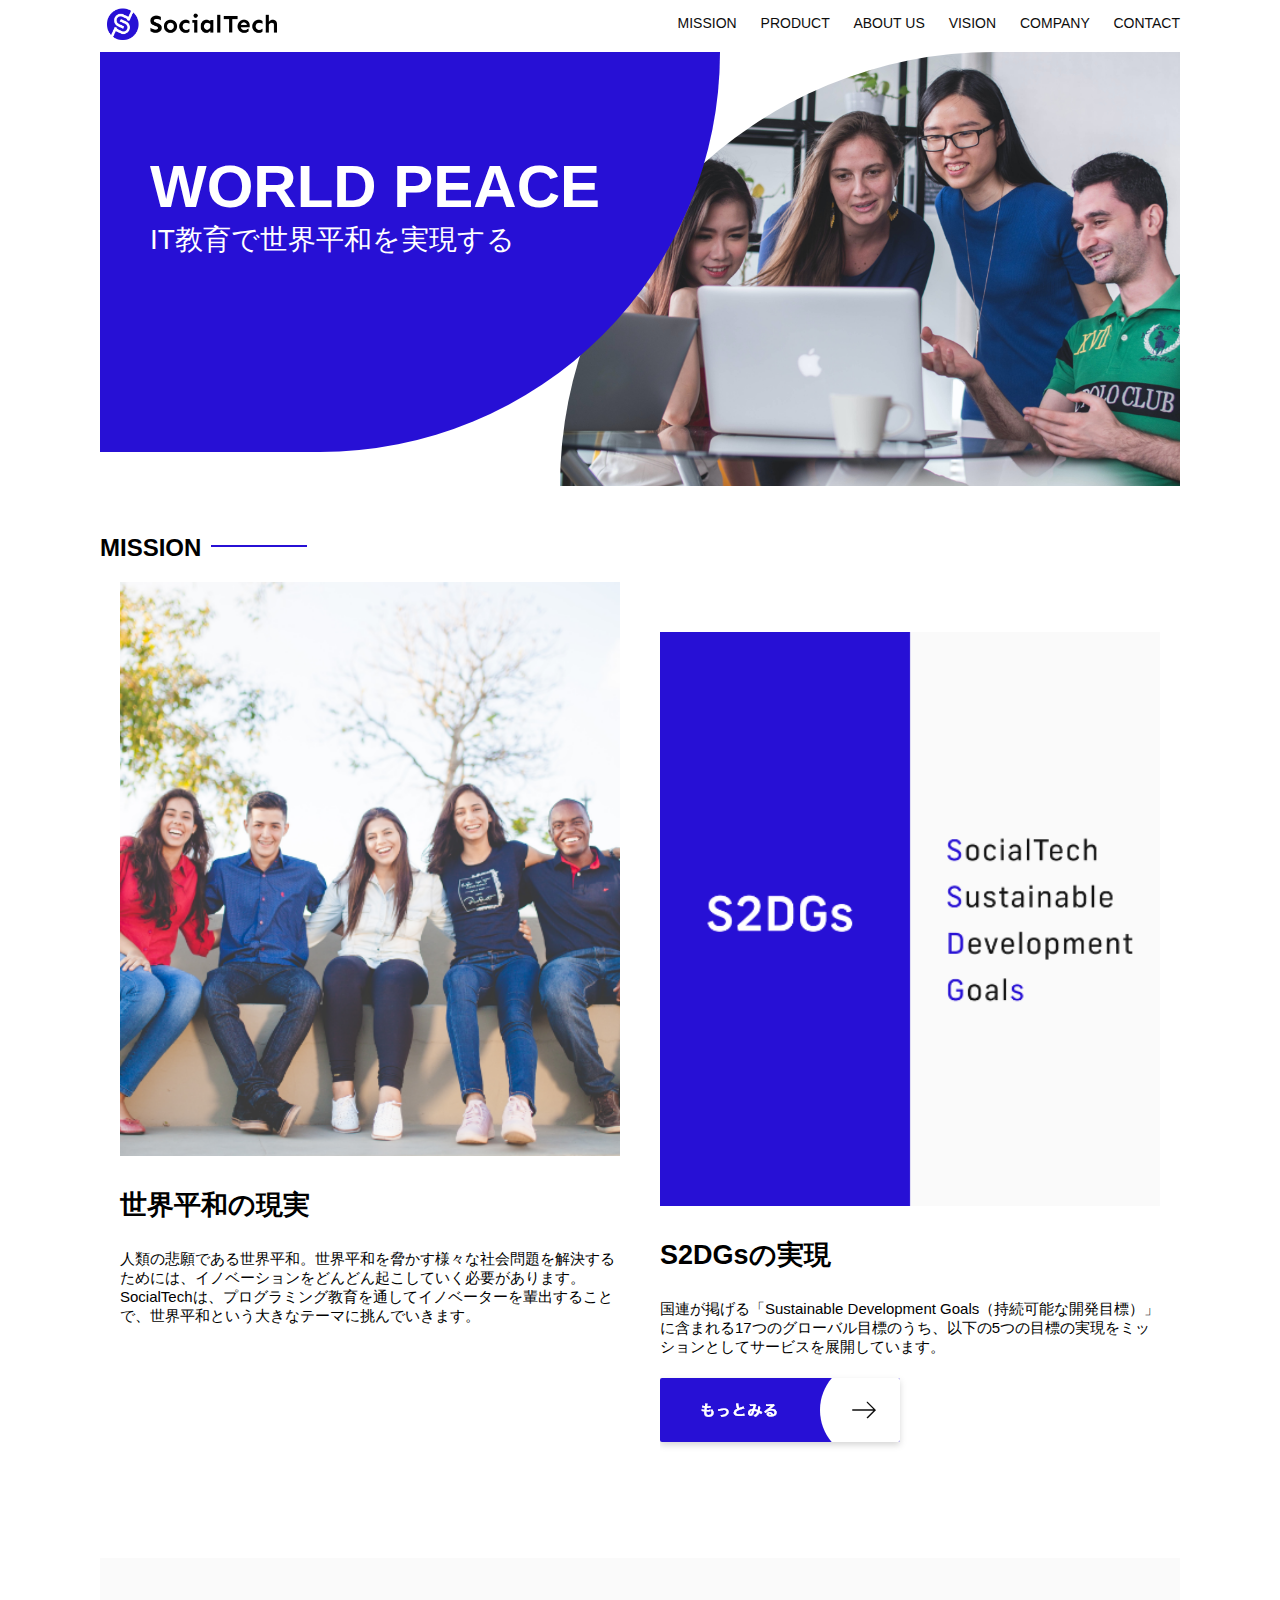
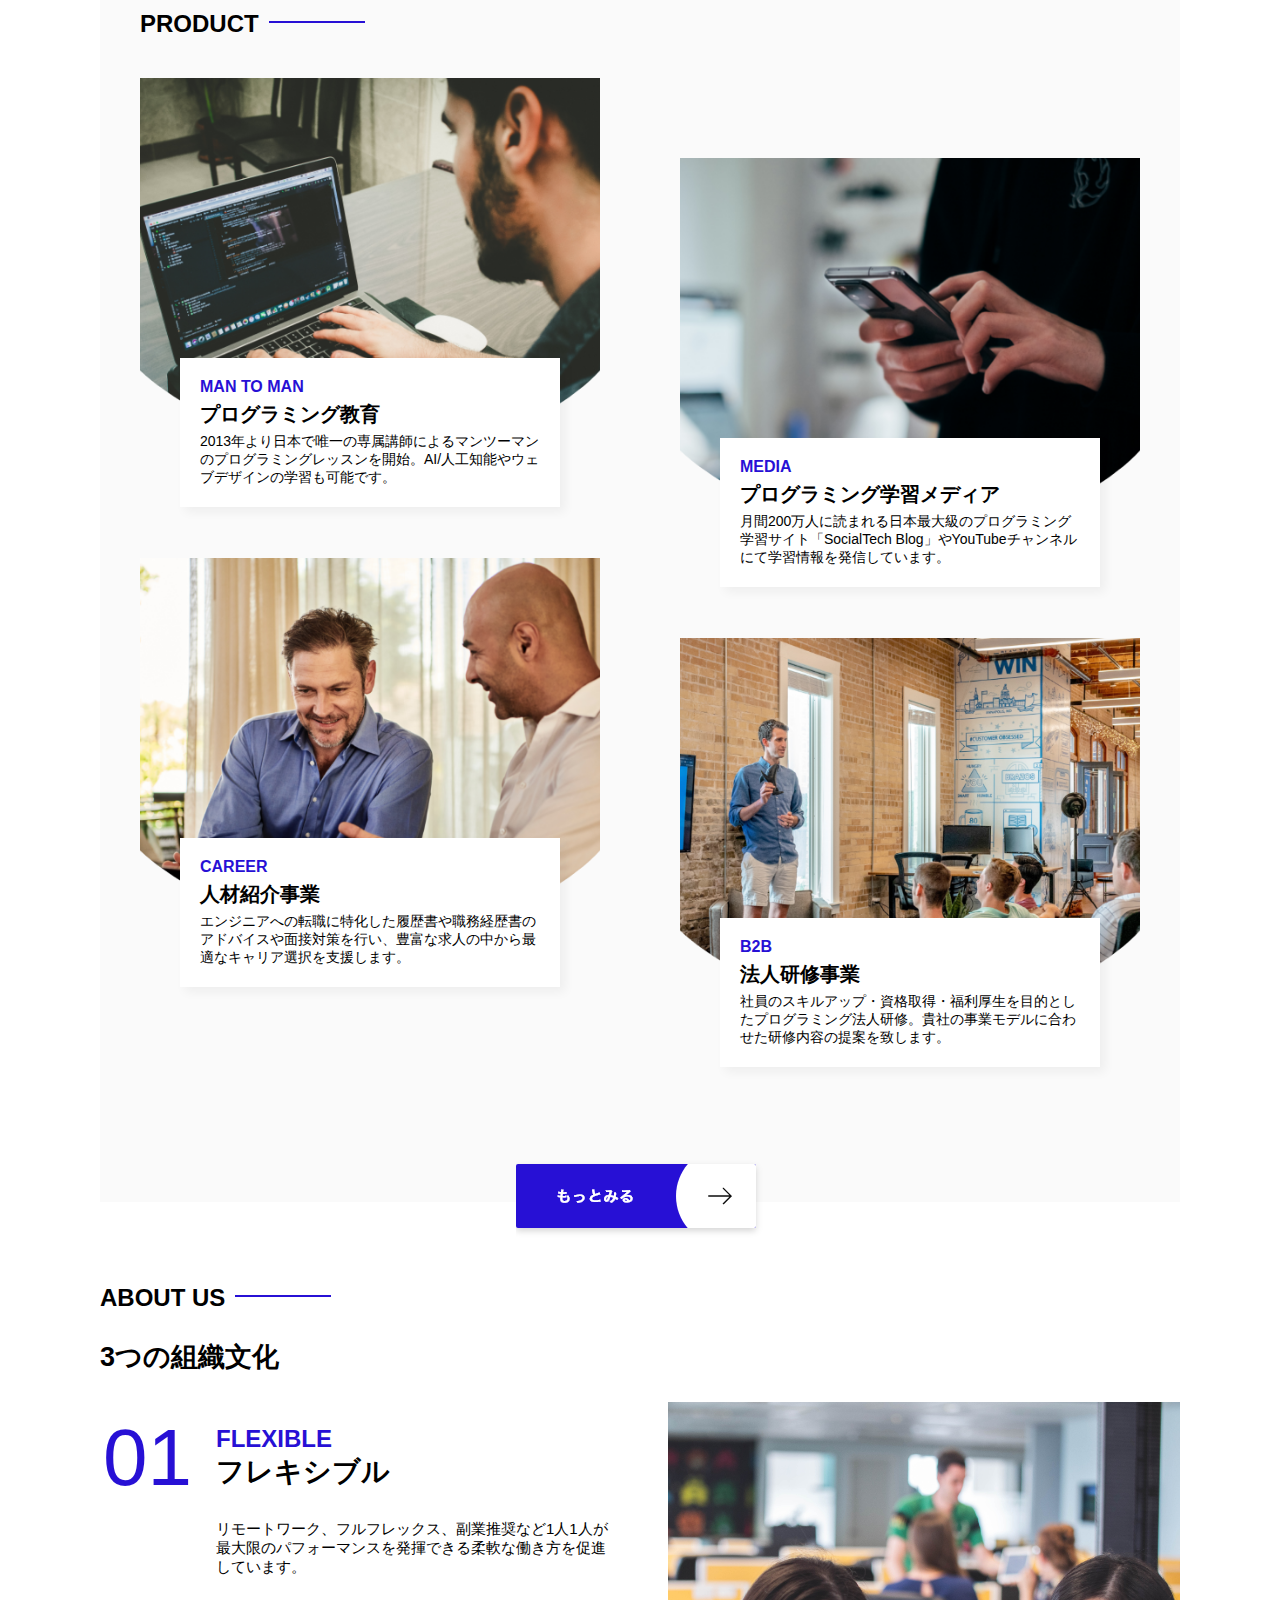
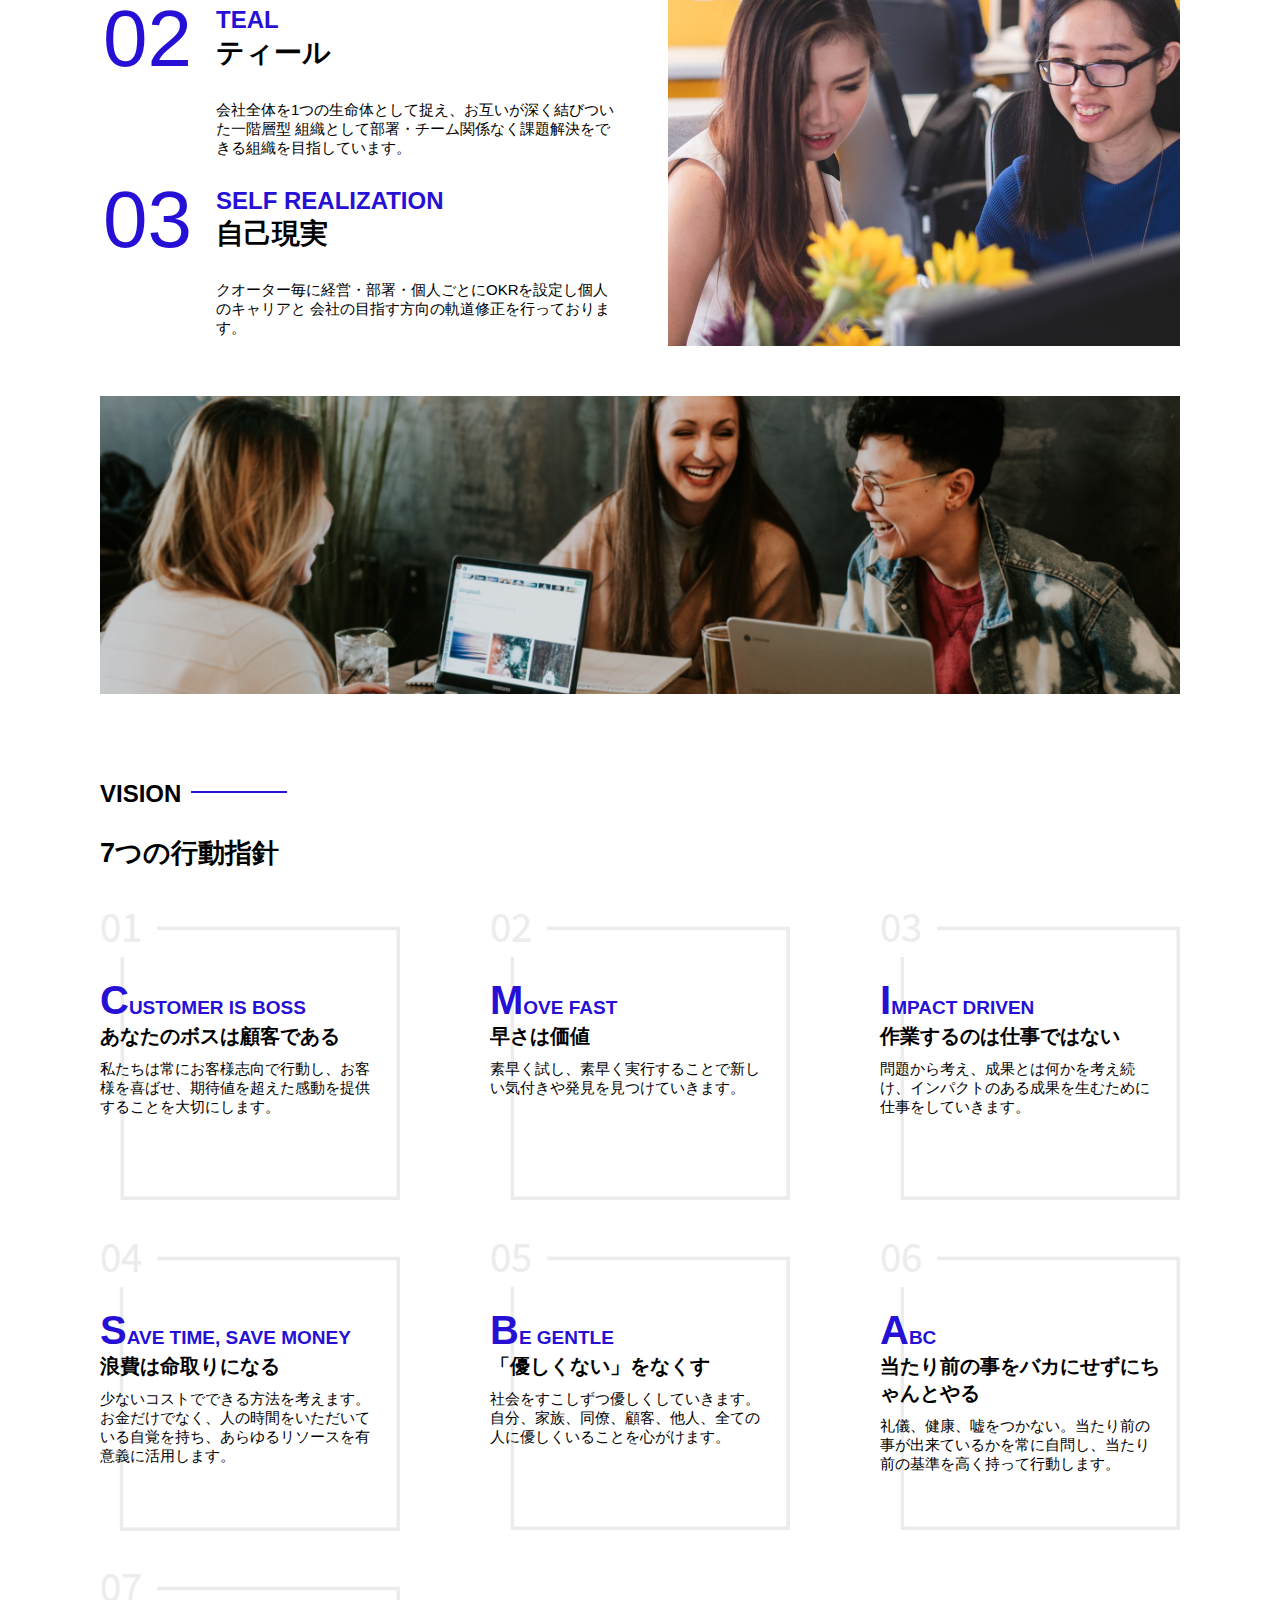
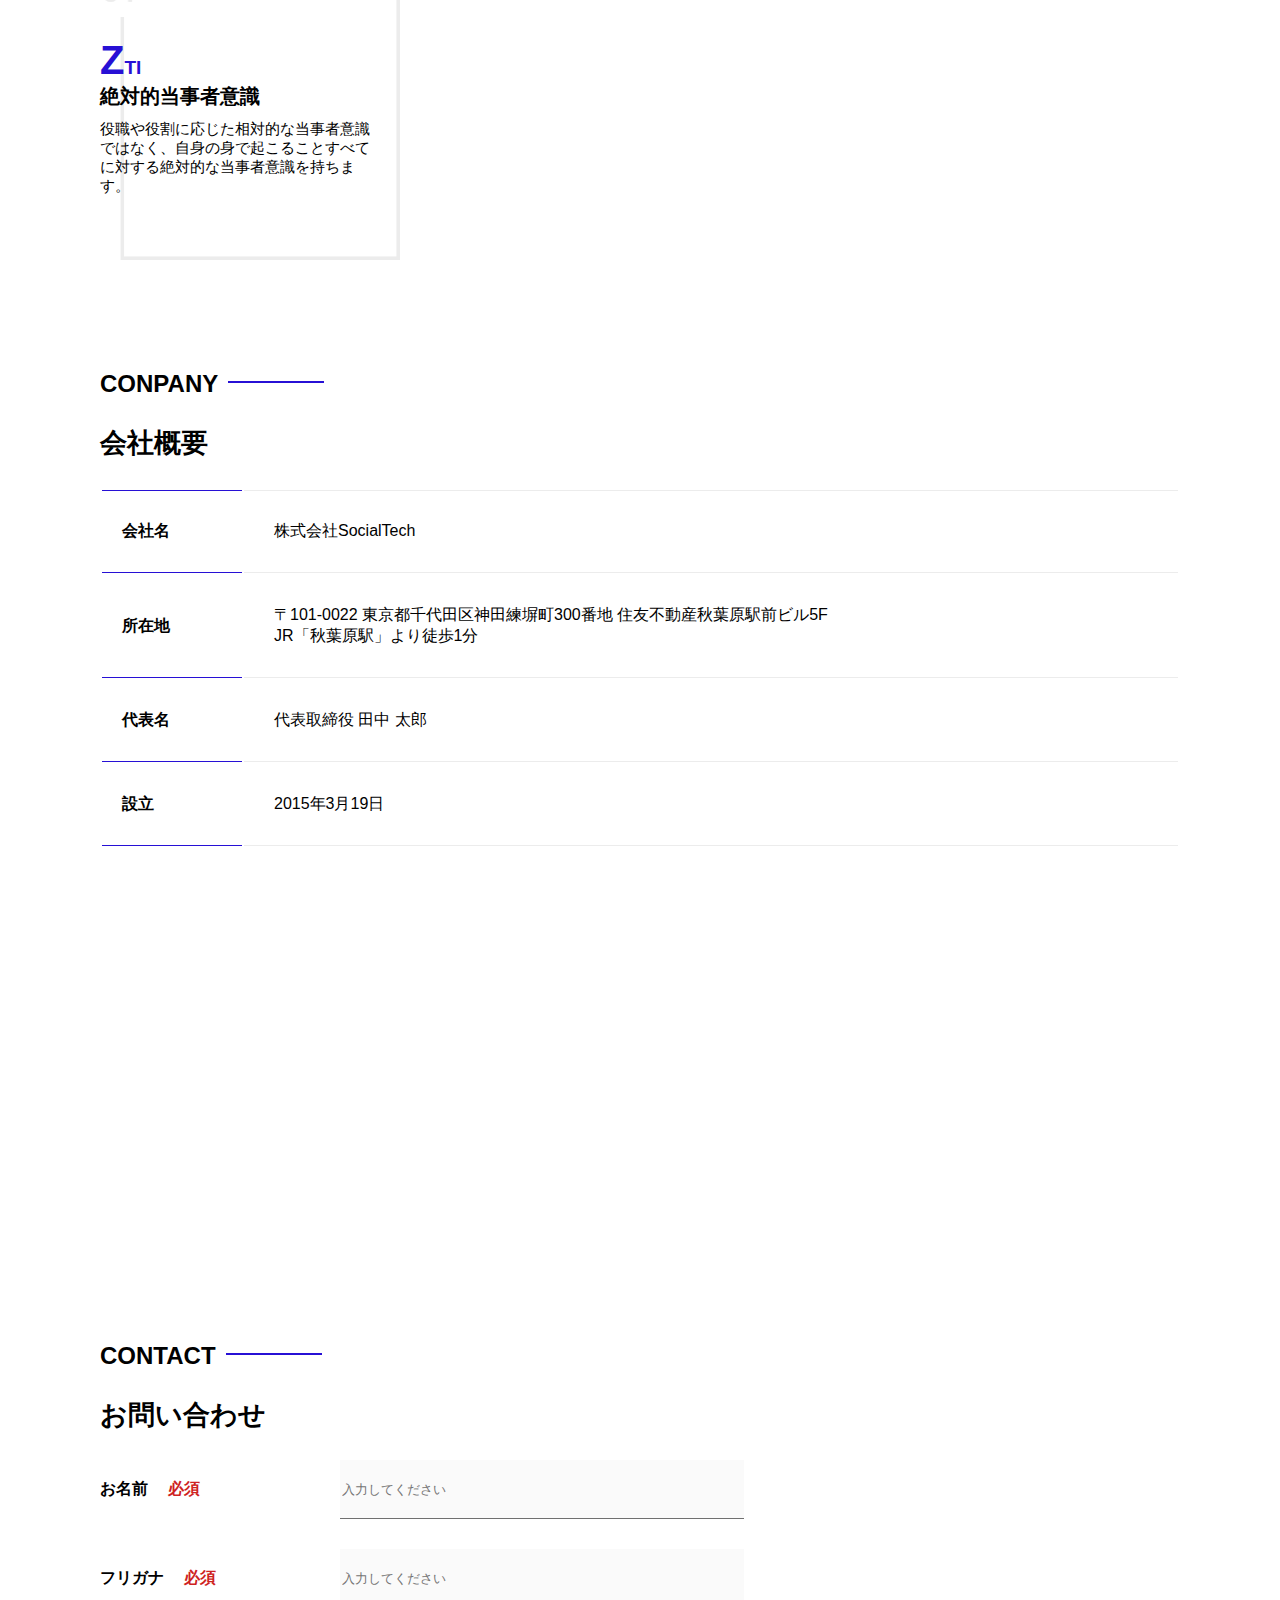
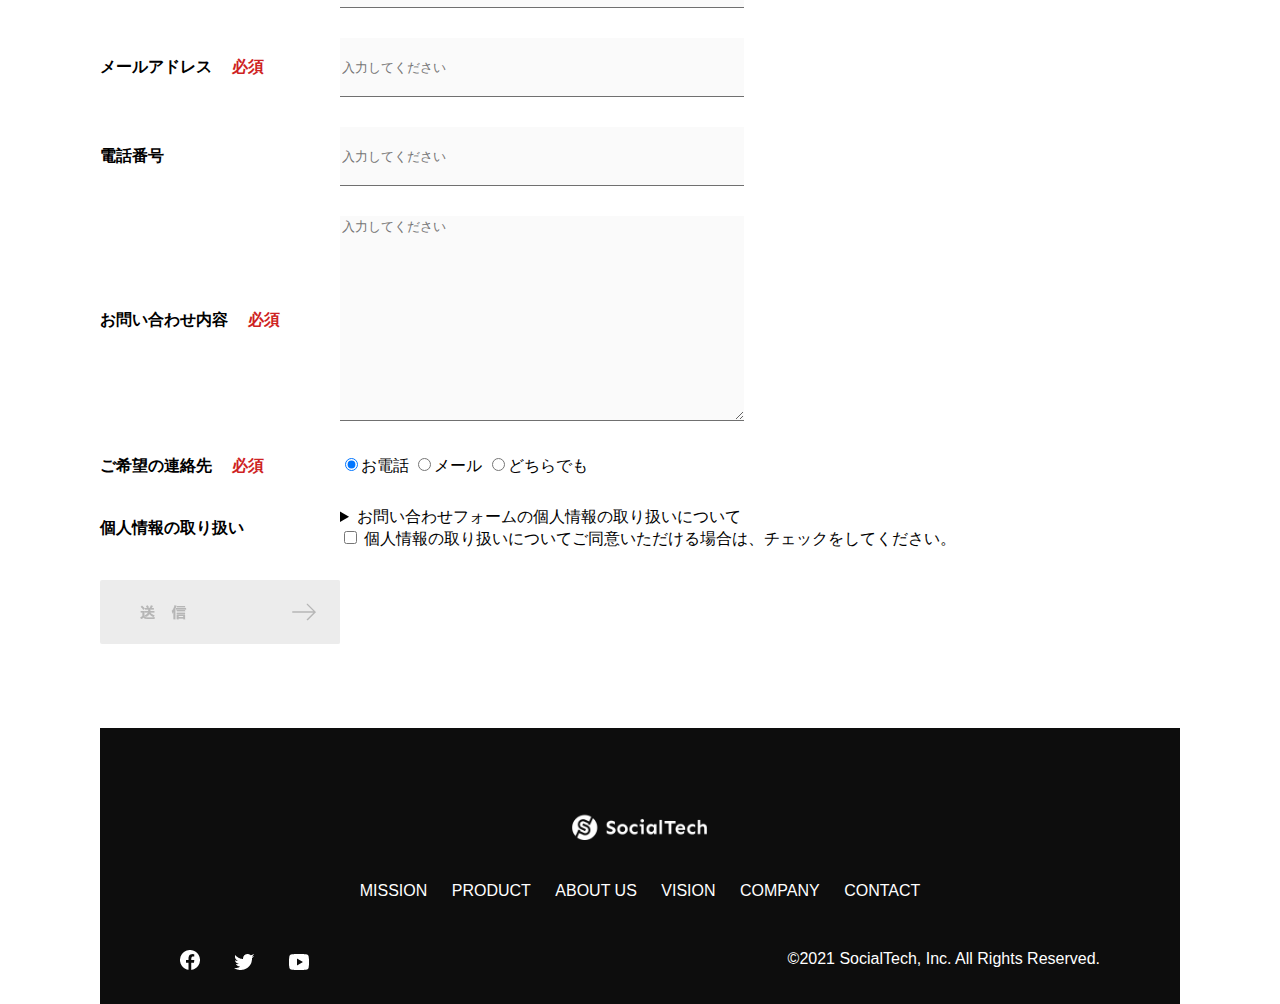
<file: index.html>
<!DOCTYPE html>
<html>
  <head>
    <title>SocialTech</title>
    <meta charset="UTF-8">
    <meta name="description" content="SocialTechはEdTech業界のリーディングカンパニーを目指します。">
    <meta name="viewport" content="width=device-width, initial-scale=1.0">
    <link rel="stylesheet" href="style.css">
  </head>

  <body>
    <header>
      <!-- ロゴ -->
      <a href="index.html" id="logo"><img src="images/logo.png" alt="トップページに戻る"></a>

        <!-- PC用ナビゲーション -->
        <nav id="nav-pc">
          <a href="mission.html">MISSION</a>
       <a href="product.html">PRODUCT</a>
       <a href="index.html#aboutus">ABOUT US</a>
       <a href="index.html#vision">VISION</a>
       <a href="index.html#company">COMPANY</a>
       <a href="index.html#contact">CONTACT</a>
      </nav>

      <!-- スマホ用メニューボタン -->
      <img id="menu-sp" src="images/button-menu.png" alt="ナビゲーションを開く" onclick="document.getElementById('nav-sp').style.display = 'block'">

      <!-- スマホ用ナビゲーション -->
       <nav id="nav-sp">
        <img id="close" src="images/button-close.png" alt="ナビゲーションを閉じる" onclick="document.getElementById('nav-sp').style.display = 'none'">
        <a id="logo-sp" href="index.html" onclick="document.getElementById('nav-sp').style.display = 'none'">
          <img src="images/logo-sp.png" alt="トップページに戻る">
        <a class="menu" href="mission.html"  onclick="document.getElementById('nav-sp').style.display = 'none'">MISSION</a>
        <a class="menu" href="product.html"  onclick="document.getElementById('nav-sp').style.display = 'none'">PRODUCT</a>
        <a class="menu" href="index.html#aboutus"  onclick="document.getElementById('nav-sp').style.display = 'none'">ABOUT US</a>
        <a class="menu" href="index.html#vision"  onclick="document.getElementById('nav-sp').style.display = 'none'">VISION</a>
        <a class="menu" href="index.html#company"  onclick="document.getElementById('nav-sp').style.display = 'none'">COMPANY</a>
        <a class="menu" href="index.html#contact"  onclick="document.getElementById('nav-sp').style.display = 'none'">CONTACT</a>

        <div id="sns">
          <a href="https://www.facebook.com/sejuku2013"><img src="images/button-facebook.png" alt="Facebookのリンク"></a>
          <a href="https://twitter.com/samuraijuku"><img src="images/button-twitter.png"></a>
          <a href="https://www.youtube.com/channel/UCCFOQO5aDK0xXam4cUQXT8g"><img src="images/button-youtube.png"></a>
        </div>
        </a>
       </nav>
    
    </header>

    <main>
      <article><!-- 中身が記事であることを示す -->
        <!-- メインビジュアル -->
        <section id="main-visual">
          <div id="main-message">
             <h1>WORLD PEACE</h1>
             <p>IT教育で世界平和を実現する</p>
          </div>
          <img src="images/index/index-main.png" alt="PCの周りに集まる多国籍の仲間たち">
        </section>

        <!-- ミッション -->
        <section id="mission">
          <h2 class="index-h2">MISSION</h2>
          
          <div id="mission-flex"><!--左側-->
            <div>
              <img id="mission-photo" src="images/index/index-mission.png" alt="屋外のベンチで写真を撮影する多国籍の仲間たち">
              <h3>世界平和の現実</h3>
              <p>
              人類の悲願である世界平和。世界平和を脅かす様々な社会問題を解決するためには、イノベーションをどんどん起こしていく必要があります。SocialTechは、プログラミング教育を通してイノベーターを輩出することで、世界平和という大きなテーマに挑んでいきます。
              </p>
            </div>
          
            <div>
              <img id="s2dgs" src="images/index/s2dgs.png" alt="S2DGs">
              <h3>S2DGsの実現</h3>
              <p>
              国連が掲げる「Sustainable Development Goals（持続可能な開発目標）」に含まれる17つのグローバル目標のうち、以下の5つの目標の実現をミッションとしてサービスを展開しています。
              </p>
              <a href="mission.html">
              <img src="images/button-more.png" alt="もっとみる">
              </a>
            </div>
          </div>
        </section>

        <!-- プロダクト -->
        <section id="product">
          <h2 class="index-h2">PRODUCT</h2>

          <div>

            <div id="product-left">
              <div>
                <img class="product-photo" src="images/index/index-mantoman.png" alt="PCでコードを書く男性">
                <div class="product-explain">
                  <span>MAN TO MAN</span>
                  <h3>プログラミング教育</h3>
                  <p>2013年より日本で唯一の専属講師によるマンツーマンのプログラミングレッスンを開始。AI/人工知能やウェブデザインの学習も可能です。</p>
                </div>
              </div>
          
              <div>
                <img class="product-photo" src="images/index/index-career.png" alt="笑顔で話し合う2人の男性">
                <div class="product-explain">
                  <span>CAREER</span>
                  <h3>人材紹介事業</h3>
                  <p>エンジニアへの転職に特化した履歴書や職務経歴書のアドバイスや面接対策を行い、豊富な求人の中から最適なキャリア選択を支援します。</p>
                </div>
              </div>
            </div>

            <div id="product-right">
              <div>
                <img class="product-photo" src="images/index/index-media.png" alt="スマートフォンを操作する人">
                <div class="product-explain">
                  <span>MEDIA</span>
                 <h3>プログラミング学習メディア</h3>
                 <p>月間200万人に読まれる日本最大級のプログラミング学習サイト「SocialTech Blog」やYouTubeチャンネルにて学習情報を発信しています。</p>
                </div>
              </div>
              <div>
                <img class="product-photo" src="images/index/index-b2b.png" alt="講演中の男性とそれを聴く人々">
                <div class="product-explain">
                  <span>B2B</span>
                 <h3>法人研修事業</h3>
                 <p>社員のスキルアップ・資格取得・福利厚生を目的としたプログラミング法人研修。貴社の事業モデルに合わせた研修内容の提案を致します。</p>
                </div>
              </div>
            </div>
          </div>

          <div>
            <a id="product-more" href="product.html">
              <img src="images/button-more.png" alt="もっとみる">
            </a>
          </div>
        </section>

        <!--ABOUT US-->
       <section id="aboutus">
        <h2 class="index-h2">ABOUT US</h2>
        <h3>3つの組織文化</h3>
        <div>
          <table class="culture-table">
            <tr><!--行を表す-->
              <td><!--セルを表す-->
                <span class="culture-num">01</span>
              </td>
              <td>
                <span class="culture-en">FLEXIBLE</span>
                <span class="culture-jp">フレキシブル</span>
              </td>
            </tr>
            <tr>
              <td>
                <!--空のセル-->
              </td>
              <td>
                <p class="culture-description">
                  リモートワーク、フルフレックス、副業推奨など1人1人が最大限のパフォーマンスを発揮できる柔軟な働き方を促進しています。
                </p>
              </td>
            </tr>

            <tr>
              <td>
                <span class="culture-num">02</span>
              </td>
              <td>
                <span class="culture-en">TEAL</span>
                <span class="culture-jp">ティール</span>
              </td>
            </tr>
            <tr>
              <td>
                <!--空のセル-->
              </td>
              <td>
                <p class="culture-description">
                  会社全体を1つの生命体として捉え、お互いが深く結びついた一階層型
                   組織として部署・チーム関係なく課題解決をできる組織を目指しています。
                </p>
              </td>
            </tr>

            <tr>
              <td>
                <span class="culture-num">03</span>
              </td>
              <td>
                <span class="culture-en">SELF REALIZATION</span>
                <span class="culture-jp">自己現実</span>
              </td>
            </tr>
            <tr>
              <td>
                <!-- 空のセル -->
              </td>
              <td>
                <p class="culture-description">
                  クオーター毎に経営・部署・個人ごとにOKRを設定し個人のキャリアと
                   会社の目指す方向の軌道修正を行っております。
                </p>
              </td>
            </tr>
          </table>
            <img class="culture-img" src="images/index/index-aboutus1.png" alt="笑顔で話し合う2人の女性">
          </div>
            <img class="culture-img2" src="images/index/index-aboutus2.png" alt="笑顔で話し合う3人の男女">
        </section>

        <!-- VISION -->
         <section id="vision">
          <h2 class="index-h2">VISION</h2>
          <h3>7つの行動指針</h3>

          <div>
            <div class="vision-box">
              <img src="images/index/vision-01.png" alt="01">
              <span>
                <h4>CUSTOMER IS BOSS</h4>
                <h5>あなたのボスは顧客である</h5>
                <p>私たちは常にお客様志向で行動し、お客様を喜ばせ、期待値を超えた感動を提供することを大切にします。</p>
              </span>
            </div>

            <div class="vision-box">
              <img src="images/index/vision-02.png" alt="02">
              <span>
                <h4>MOVE FAST</h4>
                <h5>早さは価値</h5>
                <p>素早く試し、素早く実行することで新しい気付きや発見を見つけていきます。</p>
              </span>
            </div>

            <div class="vision-box">
              <img src="images/index/vision-03.png" alt="03">
              <span>
                <h4>IMPACT DRIVEN</h4>
                <h5>作業するのは仕事ではない</h5>
                <p>問題から考え、成果とは何かを考え続け、インパクトのある成果を生むために仕事をしていきます。</p>
              </span>
            </div>

            <div class="vision-box">
              <img src="images/index/vision-04.png" alt="04">
              <span>
                <h4>SAVE TIME, SAVE MONEY</h4>
                <h5>浪費は命取りになる</h5>
                <p>少ないコストでできる方法を考えます。お金だけでなく、人の時間をいただいている自覚を持ち、あらゆるリソースを有意義に活用します。</p>
              </span>
            </div>

            <div class="vision-box">
              <img src="images/index/vision-05.png" alt="05">
              <span>
                <h4>BE GENTLE</h4>
                <h5>「優しくない」をなくす</h5>
                <p>社会をすこしずつ優しくしていきます。自分、家族、同僚、顧客、他人、全ての人に優しくいることを心がけます。</p>
              </span>
            </div>

            <div class="vision-box">
              <img src="images/index/vision-06.png" alt="06">
              <span>
                <h4>ABC</h4>
                <h5>当たり前の事をバカにせずにちゃんとやる</h5>
                <p>礼儀、健康、嘘をつかない。当たり前の事が出来ているかを常に自問し、当たり前の基準を高く持って行動します。</p>
              </span>
            </div>

            <div class="vision-box">
              <img src="images/index/vision-07.png" alt="07">
              <span>
                <h4>ZTI</h4>
                <h5>絶対的当事者意識</h5>
                <p>役職や役割に応じた相対的な当事者意識ではなく、自身の身で起こることすべてに対する絶対的な当事者意識を持ちます。</p>
              </span>
            </div>
          </div>
         </section>

        <!-- CONPANY -->
          <section id="conpany">
            <h2 class="index-h2">CONPANY</h2>
            <h3>会社概要</h3>

            <table id="conpany-table">
              <tr>
                <th class="tableheader-first">会社名</th>
                <td class="cell-first">株式会社SocialTech</td>
              </tr>
              <tr>
                <th class="tableheader">所在地</th>
                <td class="cell">〒101-0022 東京都千代田区神田練塀町300番地 住友不動産秋葉原駅前ビル5F<br>JR「秋葉原駅」より徒歩1分</td>
              </tr>
              <tr>
                <th class="tableheader">代表名</th>
                <td class="cell">代表取締役 田中 太郎</td>
              </tr>
              <tr>
                <th class="tableheader">設立</th>
                <td class="cell">2015年3月19日</td>
              </tr>
            </table>
            <iframe
              src="https://www.google.com/maps/embed?pb=!1m18!1m12!1m3!1d3240.0688551336807!2d139.7720776771055!3d35.69992317258124!2m3!1f0!2f0!3f0!3m2!1i1024!2i768!4f13.1!3m3!1m2!1s0x60188fee13660e23%3A0x77137876edf742ac!2z5L2P5Y-L5LiN5YuV55Sj56eL6JGJ5Y6f6aeF5YmN44OT44Or!5e0!3m2!1sja!2sjp!4v1704858013291!5m2!1sja!2sjp"
              style="border:0;" allowfullscreen="" loading="lazy">
            </iframe>
        </section>

        <!-- お問い合わせフォーム -->
         <section id="contact">
         <h2 class="index-h2">CONTACT</h2>
         <h3>お問い合わせ</h3>
         <form>
          <div>
            <div class="contact-heading">
              <label class="contact-label">お名前<span class="contact-span">必須</span></label>
            </div>
            <div>
              <input type="text" name="name" placeholder="入力してください" class="contact-textbox">
            </div>
          </div>

          <div>
            <div class="contact-heading">
              <label class="contact-label">フリガナ<span class="contact-span">必須</span></label>
            </div>
            <div>
              <input type="text" name="hurigana" placeholder="入力してください" class="contact-textbox">
            </div>
          </div>
          
          <div>
            <div class="contact-heading">
              <label class="contact-label">メールアドレス<span class="contact-span">必須</span></label>
            </div>
            <div>
              <input type="text" name="email" placeholder="入力してください" class="contact-textbox">
            </div>
          </div>

          <div>
            <div class="contact-heading">
              <label class="contact-label">電話番号</label>
            </div>
            <div>
              <input type="text" name="tel" placeholder="入力してください" class="contact-textbox">
            </div>
          </div>

          <div>
            <div class="contact-heading">
              <label class="contact-label">お問い合わせ内容<span class="contact-span">必須</span></label>
            </div>
            <div>
              <textarea class="contact-textarea" placeholder="入力してください" name="message"></textarea>
            </div>
          </div>

          <div>
            <div class="contact-heading">
              <label class="contact-label">ご希望の連絡先<span class="contact-span">必須</span></label>
            </div>
            <div>
              <input class="radiobutton" type="radio" value="tel" name="contact" checked><label>お電話</label>
              <input class="radiobutton" type="radio" value="mail" name="contact"><label>メール</label>
              <input class="radiobutton" type="radio" value="both" name="contact"><label>どちらでも</label>
            </div>
          </div>

          <div>
            <div class="contact-heading">
              <label class="contact-label">個人情報の取り扱い</label>
            </div>
            <div>
              <details><!--detailsタグを使って表示・非表示を切り替えられるようにする-->
                <summary>お問い合わせフォームの個人情報の取り扱いについて</summary>
                <div>
                  <span>１．組織の名称又は氏名</span><br>
                  株式会社SocialTech<br><br>
                  <span>２．個人情報保護管理者（若しくはその代理人）の氏名又は職名、所属及び連絡先
                    鈴木 一郎 コーポレート部</span><br>
                  メールアドレス：samurai@example.com<br>
                  TEL：03-1234-5678<br>
                  <span>３．個人情報の利用目的</span><br>
                  ・本サービス及び本サービスに関連する情報の提供又はそれらに関する連絡のため<br>
                  ・ユーザーの本人確認のため<br>
                  ・当社サービスのご案内のため<br>
                  ・当社の商品等の広告または宣伝（電子メールによるものを含むものとします。）<br><br>
                  <span>４．個人情報の取り扱い業務の委託</span><br>
                  個人情報の取扱業務の全部または一部を外部に業務委託する場合があります。<br>
                  その際、弊社は、個人情報を適切に保護できる管理体制を敷き実行していることを条件として<br>
                  委託先を厳選したうえで、機密保持契約を委託先と締結し、お客様の個人情報を厳密に管理させます。<br><br>
                  <span>５．個人情報の開示等の請求</span><br>
                  お客様は、弊社に対してご自身の個人情報の開示等（利用目的の通知、開示、内容の訂正・追加・削除、利用の停止または消去、第三者への提供の停止）に関して、当社問合わせ窓口に申し出ることができます。<br>
                  その際、弊社はお客様ご本人を確認させていただいたうえで、合理的な期間内に対応いたします。<br><br>
                  なお、個人情報に関する弊社問合わせ先は、次の通りです。<br><br>
                  株式会社SocialTech  個人情報問合せ窓口<br>
                  〒101-0022 東京都千代田区神田練塀町300番地 住友不動産秋葉原駅前ビル5F<br>
                  メールアドレス：samurai@example.com　TEL：03-1234-5678<br><br>
                  <span>６．個人情報を提供されることの任意性について</span><br><br>
                  お客様がご自身の個人情報を弊社に提供されるか否かは、お客様のご判断によりますが、もしご提供されない場合には、適切なサービスが提供できない場合がありますので予めご了承ください。
                </div>
              </details>
              <input type="checkbox" name="agree">
              <span>
                個人情報の取り扱いについてご同意いただける場合は、チェックをしてください。</span>
            </div>
          </div>

          <input type="image" src="images/button-submit.png" alt="送信する">
          <!-- input type="submit"で送信ボタンを作成 またはinput type="image"にすれば画像で送信ボタンを作成できます。
           その場合はvalue="Submit"を削除して、src属性に画像のパスを指定します。 -->
        </form>
        </section>
     </article>

     <footer>
      <div id="footer-logo">
        <img src="images/logo-sp.png" alt="SocialTech">
      </div>

      <div id="footer-link">
        <a href="mission.html">MISSION</a>
        <a href="product.html">PRODUCT</a>
        <a href="index.html#aboutus">ABOUT US</a>
        <a href="index.html#vision">VISION</a>
        <a href="index.html#company">COMPANY</a>
        <a href="index.html#contact">CONTACT</a>
      </div>

      <div id="sns-footer">
        <a href="https://www.facebook.com/sejuku2013"><img src="images/button-facebook.png" alt="Facebookのリンク"></a>
        <a href="https://twitter.com/samuraijuku"><img src="images/button-twitter.png" alt="Twitterのリンク"></a>
        <a href="https://www.youtube.com/channel/UCCFOQO5aDK0xXam4cUQXT8g"><img src="images/button-youtube.png" alt="YouTubeのリンク"></a>

        <span id="copyright">&copy;2021 SocialTech, Inc. All Rights Reserved. </span>
      </div>
     </footer>
    </main>
  </body>
</html>
</file>
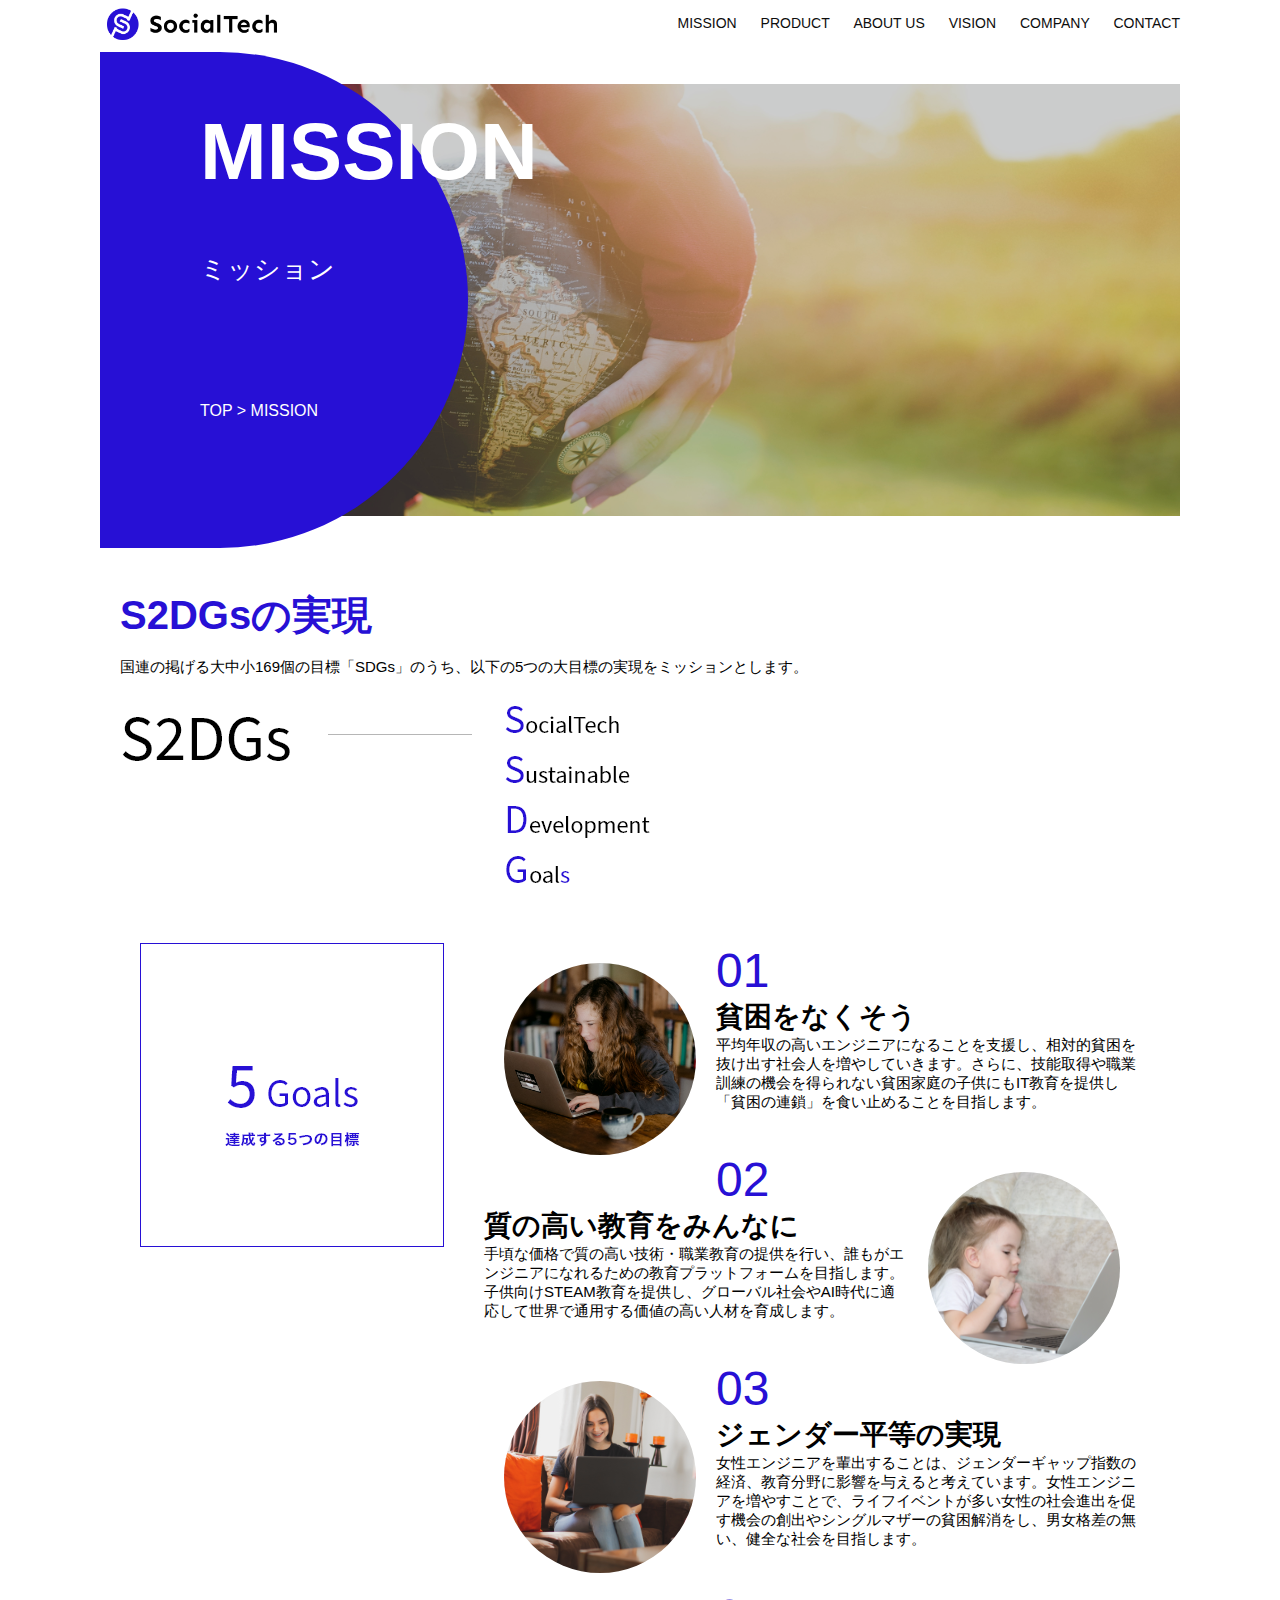
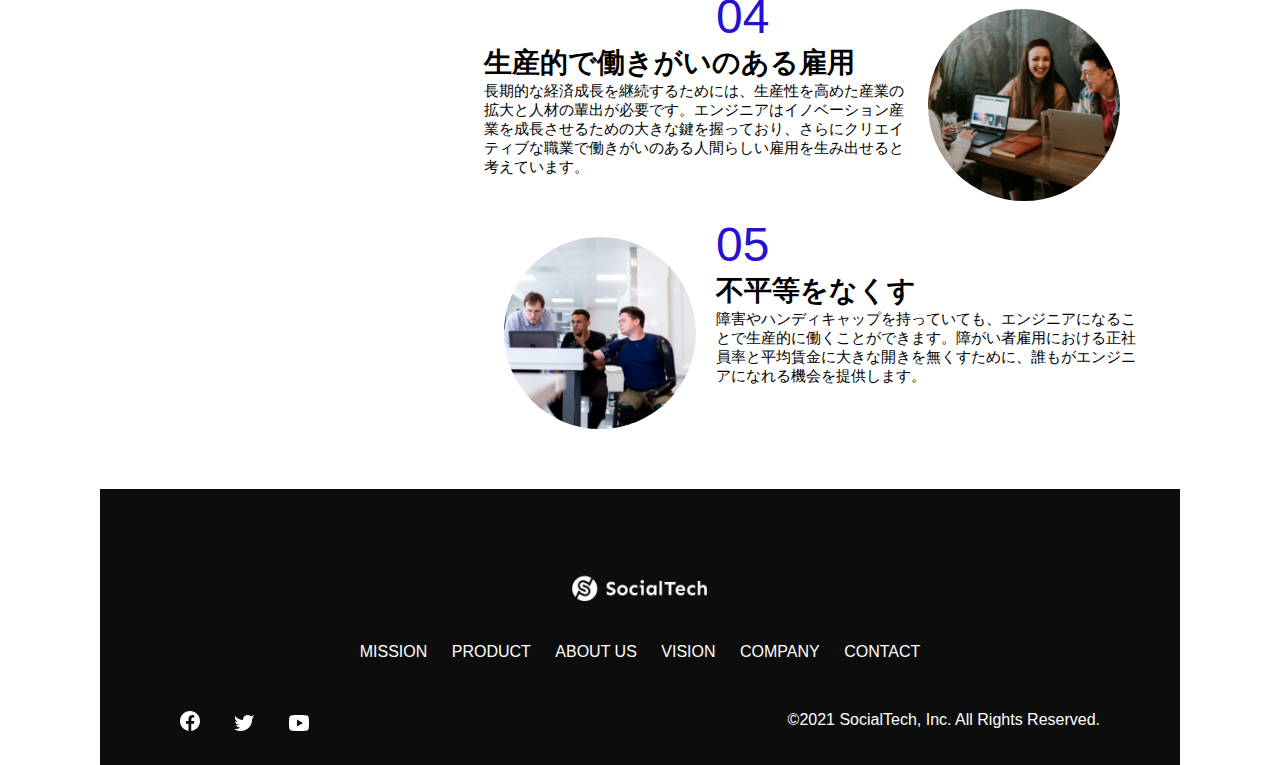
<file: mission.html>
<!DOCTYPE html>
<html>
  <head>
    <title>SocialTech - MISSION ミッション -</title>
      <meta name="description" content="SocialTechが目指す5つの目標（S2DGs）を紹介します">
      <meta charset="UTF-8">
      <meta name="viewport" content="width=device-width, initial-scale=1.0">
      <link rel="stylesheet" href="style.css">
  </head>

  <body>
    <!-- ヘッダー -->
    <header>
      <!-- ロゴ -->
      <a href="index.html" id="logo"><img src="images/logo.png" alt="トップページに戻る"></a>

        <!-- PC用ナビゲーション -->
        <nav id="nav-pc">
          <a href="mission.html">MISSION</a>
       <a href="product.html">PRODUCT</a>
       <a href="index.html#aboutus">ABOUT US</a>
       <a href="index.html#vision">VISION</a>
       <a href="index.html#company">COMPANY</a>
       <a href="index.html#contact">CONTACT</a>
      </nav>

      <!-- スマホ用メニューボタン -->
      <img id="menu-sp" src="images/button-menu.png" alt="ナビゲーションを開く" onclick="document.getElementById('nav-sp').style.display = 'block'">

      <!-- スマホ用ナビゲーション -->
       <nav id="nav-sp">
        <img id="close" src="images/button-close.png" alt="ナビゲーションを閉じる" onclick="document.getElementById('nav-sp').style.display = 'none'">
        <a id="logo-sp" href="index.html" onclick="document.getElementById('nav-sp').style.display = 'none'">
          <img src="images/logo-sp.png" alt="トップページに戻る">
        <a class="menu" href="mission.html"  onclick="document.getElementById('nav-sp').style.display = 'none'">MISSION</a>
        <a class="menu" href="product.html"  onclick="document.getElementById('nav-sp').style.display = 'none'">PRODUCT</a>
        <a class="menu" href="index.html#aboutus"  onclick="document.getElementById('nav-sp').style.display = 'none'">ABOUT US</a>
        <a class="menu" href="index.html#vision"  onclick="document.getElementById('nav-sp').style.display = 'none'">VISION</a>
        <a class="menu" href="index.html#company"  onclick="document.getElementById('nav-sp').style.display = 'none'">COMPANY</a>
        <a class="menu" href="index.html#contact"  onclick="document.getElementById('nav-sp').style.display = 'none'">CONTACT</a>

        <div id="sns">
          <a href="https://www.facebook.com/sejuku2013"><img src="images/button-facebook.png" alt="Facebookのリンク"></a>
          <a href="https://twitter.com/samuraijuku"><img src="images/button-twitter.png"></a>
          <a href="https://www.youtube.com/channel/UCCFOQO5aDK0xXam4cUQXT8g"><img src="images/button-youtube.png"></a>
        </div>
       </nav>
      </header>

      <main>
        <article>
          <section id="mission-main">
            <div id="mission-title">
              <h1>MISSION</h1>
              <span>ミッション</span>
              <div>TOP > MISSION</div> <!--パンくずリスト-->
            </div>
          </section>

          <section id="mission-s2dgs">
            <h2 class="mission-h2">S2DGsの実現</h2>
            <p>国連の掲げる大中小169個の目標「SDGs」のうち、以下の5つの大目標の実現をミッションとします。</p>
            <img src="images/mission/mission-s2dgs.png" alt="S2DGs">
          </section>


          <section id="mission-5goals">
            <div>
              <img id="s2dgs-image" src="images/mission/mission-5goals.png" alt="5Goals">
            </div>
             <div>
               <div>
                 <img class="fivegoals-image-left" src="images/mission/mission-5goals01.png" alt="PCを操作する女の子">
                 <span class="fivegoals-number">01</span>
                 <h3 class="fivegoals-h3">貧困をなくそう</h3>
                 <p class="fivegoals-p">
                   平均年収の高いエンジニアになることを支援し、相対的貧困を抜け出す社会人を増やしていきます。さらに、技能取得や職業訓練の機会を得られない貧困家庭の子供にもIT教育を提供し「貧困の連鎖」を食い止めることを目指します。
                 </p>
               </div>
       
               <div>
                 <img class="fivegoals-image-right" src="images/mission/mission-5goals02.png" alt="PCを見つめる小さい女の子">
                 <span class="fivegoals-number">02</span>
                 <h3 class="fivegoals-h3">質の高い教育をみんなに</h3>
                 <p class="fivegoals-p">
                   手頃な価格で質の高い技術・職業教育の提供を行い、誰もがエンジニアになれるための教育プラットフォームを目指します。子供向けSTEAM教育を提供し、グローバル社会やAI時代に適応して世界で通用する価値の高い人材を育成します。
                 </p>
               </div>
       
               <div>
                 <img class="fivegoals-image-left" src="images/mission/mission-5goals03.png" alt="PCを操作する女性">
                 <span class="fivegoals-number">03</span>
                 <h3 class="fivegoals-h3">ジェンダー平等の実現</h3>
                 <p class="fivegoals-p">
                   女性エンジニアを輩出することは、ジェンダーギャップ指数の経済、教育分野に影響を与えると考えています。女性エンジニアを増やすことで、ライフイベントが多い女性の社会進出を促す機会の創出やシングルマザーの貧困解消をし、男女格差の無い、健全な社会を目指します。
                 </p>
               </div>
       
               <div>
                 <img class="fivegoals-image-right" src="images/mission/mission-5goals04.png" alt="笑顔で話し合う3人の男女">
                 <span class="fivegoals-number">04</span>
                 <h3 class="fivegoals-h3">生産的で働きがいのある雇用</h3>
                 <p class="fivegoals-p">
                   長期的な経済成長を継続するためには、生産性を高めた産業の拡大と人材の輩出が必要です。エンジニアはイノベーション産業を成長させるための大きな鍵を握っており、さらにクリエイティブな職業で働きがいのある人間らしい雇用を生み出せると考えています。
                 </p>
               </div>
       
               <div>
                 <img class="fivegoals-image-left" src="images/mission/mission-5goals05.png" alt="障害を持つ男性が生き生きと働く様子">
                 <span class="fivegoals-number">05</span>
                 <h3 class="fivegoals-h3">不平等をなくす</h3>
                 <p class="fivegoals-p">
                   障害やハンディキャップを持っていても、エンジニアになることで生産的に働くことができます。障がい者雇用における正社員率と平均賃金に大きな開きを無くすために、誰もがエンジニアになれる機会を提供します。
                 </p>
               </div>
             </div>
          </section>
        </article>
        <footer>
          <div id="footer-logo">
            <img src="images/logo-sp.png" alt="SocialTech">
          </div>
          <div id="footer-link">
            <a href="mission.html">MISSION</a>
            <a href="product.html">PRODUCT</a>
            <a href="index.html#aboutus">ABOUT US</a>
            <a href="index.html#vision">VISION</a>
            <a href="index.html#company">COMPANY</a>
            <a href="index.html#contact">CONTACT</a>
          </div>
          <div id="sns-footer">
            <a href="https://www.facebook.com/sejuku2013"><img src="images/button-facebook.png" alt="Facebookのリンク"></a>
            <a href="https://twitter.com/samuraijuku"><img src="images/button-twitter.png" alt="Twitterのリンク"></a>
            <a href="https://www.youtube.com/channel/UCCFOQO5aDK0xXam4cUQXT8g"><img src="images/button-youtube.png" alt="YouTubeのリンク"></a>
            <span id="copyright">&copy;2021 SocialTech, Inc. All Rights Reserved. </span>
          </div>
        </footer>
      </main>
    </body>

    </html>
</file>
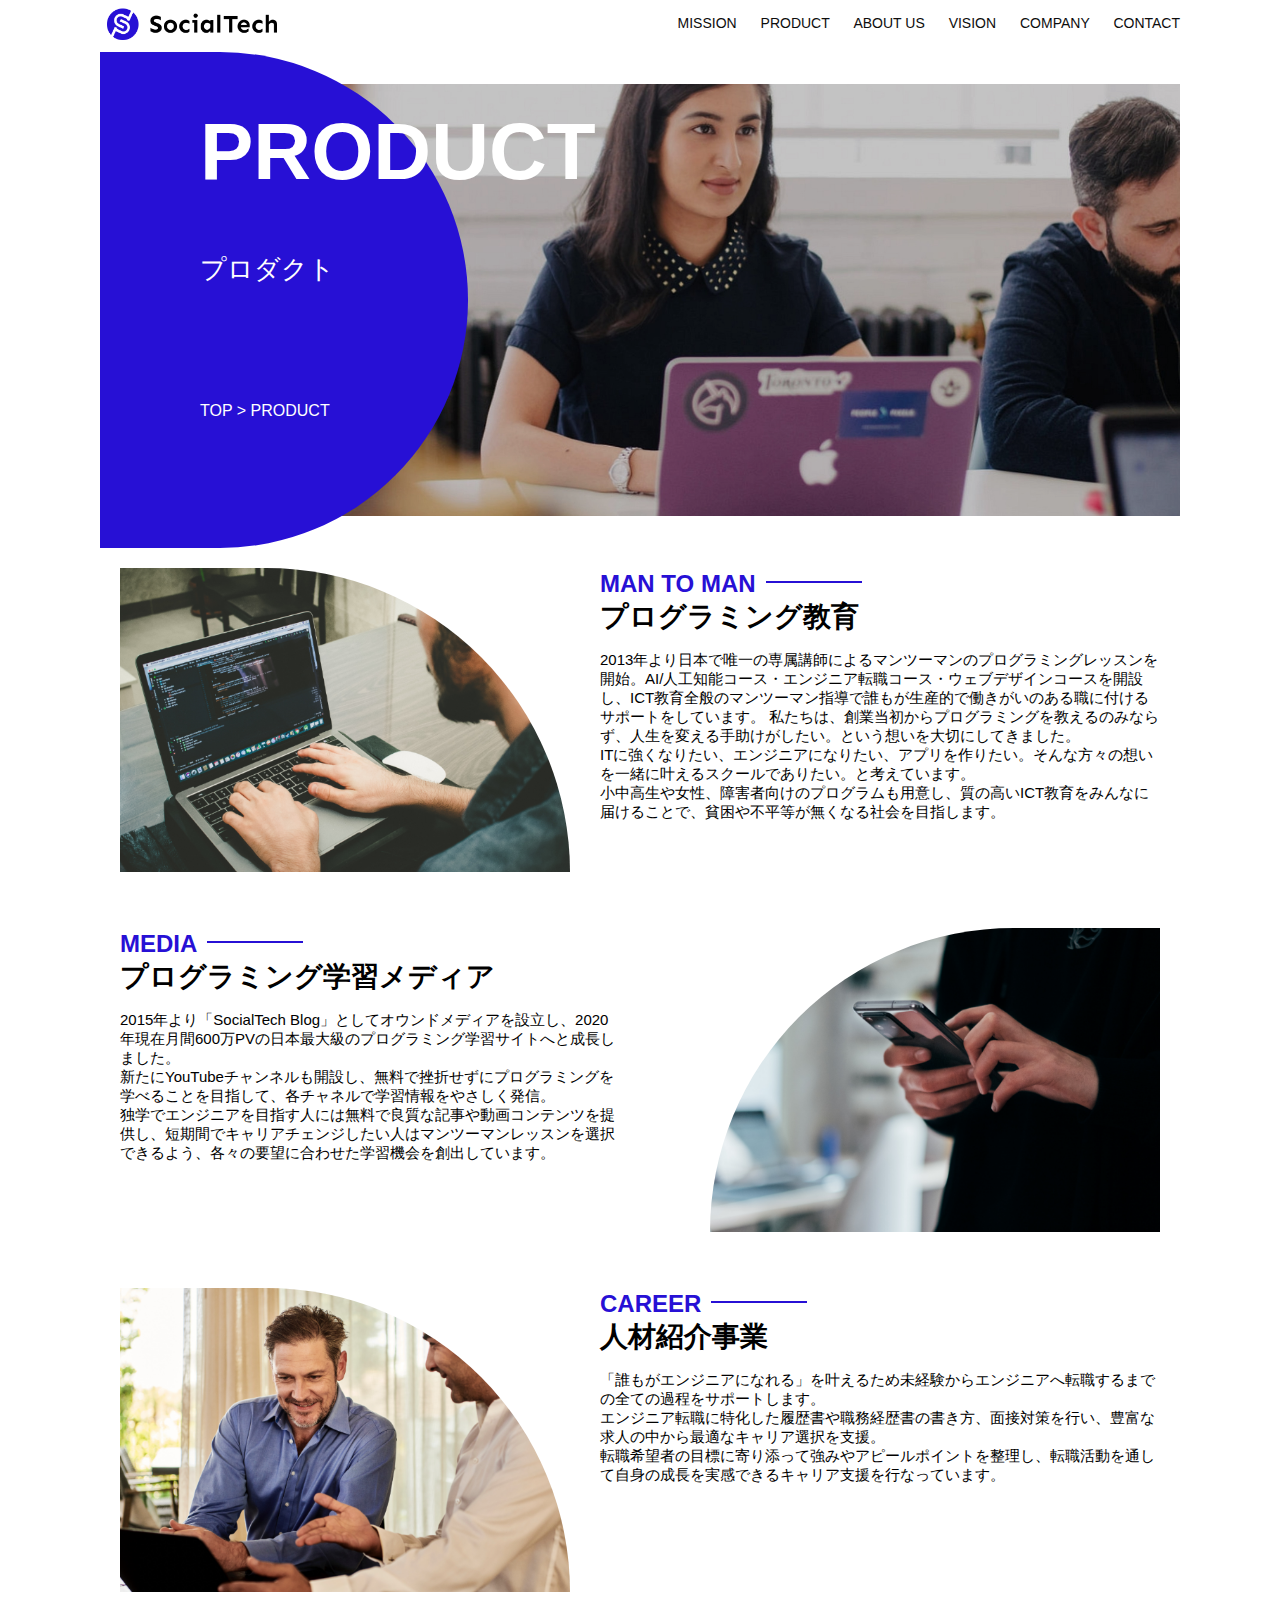
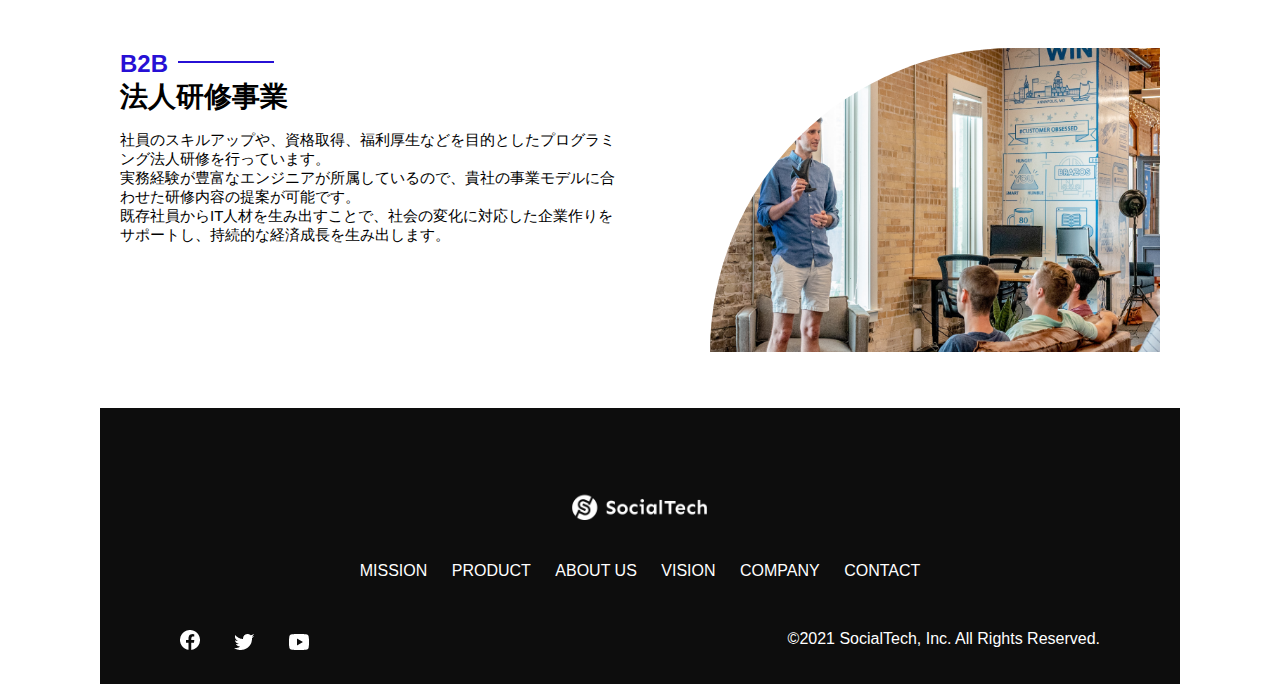
<file: product.html>
<!DOCTYPE html>
<html>
  <head>
    <title>SocialTech -PRODUCT プロダクト-</title>
    <meta charset="UTF-8">
    <meta name="description" content="SocialTechの4つのプロダクトを紹介します">
    <meta name="viewport" content="width=device-width, initial-scale=1.0">
    <link rel="stylesheet" href="style.css">
  </head>

  <body>
    <!-- ヘッダー -->
    <header>
      <!-- ロゴ -->
      <a href="index.html" id="logo"><img src="images/logo.png" alt="トップページに戻る"></a>

        <!-- PC用ナビゲーション -->
        <nav id="nav-pc">
          <a href="mission.html">MISSION</a>
       <a href="product.html">PRODUCT</a>
       <a href="index.html#aboutus">ABOUT US</a>
       <a href="index.html#vision">VISION</a>
       <a href="index.html#company">COMPANY</a>
       <a href="index.html#contact">CONTACT</a>
      </nav>

      <!-- スマホ用メニューボタン -->
      <img id="menu-sp" src="images/button-menu.png" alt="ナビゲーションを開く" onclick="document.getElementById('nav-sp').style.display = 'block'">

      <!-- スマホ用ナビゲーション -->
       <nav id="nav-sp">
        <img id="close" src="images/button-close.png" alt="ナビゲーションを閉じる" onclick="document.getElementById('nav-sp').style.display = 'none'">
        <a id="logo-sp" href="index.html" onclick="document.getElementById('nav-sp').style.display = 'none'">
          <img src="images/logo-sp.png" alt="トップページに戻る">
        <a class="menu" href="mission.html"  onclick="document.getElementById('nav-sp').style.display = 'none'">MISSION</a>
        <a class="menu" href="product.html"  onclick="document.getElementById('nav-sp').style.display = 'none'">PRODUCT</a>
        <a class="menu" href="index.html#aboutus"  onclick="document.getElementById('nav-sp').style.display = 'none'">ABOUT US</a>
        <a class="menu" href="index.html#vision"  onclick="document.getElementById('nav-sp').style.display = 'none'">VISION</a>
        <a class="menu" href="index.html#company"  onclick="document.getElementById('nav-sp').style.display = 'none'">COMPANY</a>
        <a class="menu" href="index.html#contact"  onclick="document.getElementById('nav-sp').style.display = 'none'">CONTACT</a>

        <div id="sns">
          <a href="https://www.facebook.com/sejuku2013"><img src="images/button-facebook.png" alt="Facebookのリンク"></a>
          <a href="https://twitter.com/samuraijuku"><img src="images/button-twitter.png"></a>
          <a href="https://www.youtube.com/channel/UCCFOQO5aDK0xXam4cUQXT8g"><img src="images/button-youtube.png"></a>
        </div>
        </a>
       </nav>
    
    </header>
    <main>
      <article>
        <section id="product-main">
          <div id="product-title">
            <h1>PRODUCT</h1>
            <span>プロダクト</span>
            <div>TOP > PRODUCT</div> <!--パンくずリスト-->
          </div>
        </section>

        <section class="product-section1">
          <img src="images/product/product-mantoman.png" alt="PCでコードを書く男性">
          <div>
            <h2 class="product-h2">MAN TO MAN</h2>
            <h3 class="product-h3">プログラミング教育</h3>
            <p>
              2013年より日本で唯一の専属講師によるマンツーマンのプログラミングレッスンを開始。AI/人工知能コース・エンジニア転職コース・ウェブデザインコースを開設し、ICT教育全般のマンツーマン指導で誰もが生産的で働きがいのある職に付けるサポートをしています。
             私たちは、創業当初からプログラミングを教えるのみならず、人生を変える手助けがしたい。という想いを大切にしてきました。<br>ITに強くなりたい、エンジニアになりたい、アプリを作りたい。そんな方々の想いを一緒に叶えるスクールでありたい。と考えています。
             <br>小中高生や女性、障害者向けのプログラムも用意し、質の高いICT教育をみんなに届けることで、貧困や不平等が無くなる社会を目指します。
            </p>
          </div>
        </section>

        <section class="product-section2">
          <div>
            <h2 class="product-h2">MEDIA</h2>
            <h3 class="product-h3">プログラミング学習メディア</h3>
            <p>
              2015年より「SocialTech
             Blog」としてオウンドメディアを設立し、2020年現在月間600万PVの日本最大級のプログラミング学習サイトへと成長しました。<br>新たにYouTubeチャンネルも開設し、無料で挫折せずにプログラミングを学べることを目指して、各チャネルで学習情報をやさしく発信。
             <br>独学でエンジニアを目指す人には無料で良質な記事や動画コンテンツを提供し、短期間でキャリアチェンジしたい人はマンツーマンレッスンを選択できるよう、各々の要望に合わせた学習機会を創出しています。
            </p>
          </div>
          <img src="images/product/product-media.png" alt="スマートフォンを操作する人">
        </section>

        <section class="product-section1">
          <img src="images/product/product-career.png" alt="笑顔で話し合う2人の男性">
          <div>
            <h2 class="product-h2">CAREER</h2>
            <h3 class="product-h3">人材紹介事業</h3>
            <p>「誰もがエンジニアになれる」を叶えるため未経験からエンジニアへ転職するまでの全ての過程をサポートします。
              <br>エンジニア転職に特化した履歴書や職務経歴書の書き方、面接対策を行い、豊富な求人の中から最適なキャリア選択を支援。
              <br>転職希望者の目標に寄り添って強みやアピールポイントを整理し、転職活動を通して自身の成長を実感できるキャリア支援を行なっています。<br>
            </p>
          </div>
        </section>

        <section class="product-section2">
          <div>
            <h2 class="product-h2">B2B</h2>
            <h3 class="product-h3">法人研修事業</h3>
            <p>
              社員のスキルアップや、資格取得、福利厚生などを目的としたプログラミング法人研修を行っています。<br>実務経験が豊富なエンジニアが所属しているので、貴社の事業モデルに合わせた研修内容の提案が可能です。
              <br>既存社員からIT人材を生み出すことで、社会の変化に対応した企業作りをサポートし、持続的な経済成長を生み出します。
            </p>
          </div>
          <img src="images/product/product-b2b.png" alt="講演中の男性とそれを聴く人々">
        </section>
      </article>
      
      
      <footer>
      <div id="footer-logo">
        <img src="images/logo-sp.png" alt="SocialTech">
      </div>

      <div id="footer-link">
        <a href="mission.html">MISSION</a>
        <a href="product.html">PRODUCT</a>
        <a href="index.html#aboutus">ABOUT US</a>
        <a href="index.html#vision">VISION</a>
        <a href="index.html#company">COMPANY</a>
        <a href="index.html#contact">CONTACT</a>
      </div>

      <div id="sns-footer">
        <a href="https://www.facebook.com/sejuku2013"><img src="images/button-facebook.png" alt="Facebookのリンク"></a>
        <a href="https://twitter.com/samuraijuku"><img src="images/button-twitter.png" alt="Twitterのリンク"></a>
        <a href="https://www.youtube.com/channel/UCCFOQO5aDK0xXam4cUQXT8g"><img src="images/button-youtube.png" alt="YouTubeのリンク"></a>

        <span id="copyright">&copy;2021 SocialTech, Inc. All Rights Reserved. </span>
      </div>
     </footer>
    </main>
  </body>

  </html>
</file>
<file: style.css>
/*PC、スマホ共通スタイル*/
body{
  font-family: "Source Sans Pro", "Hiragino Kaku Gothic ProN", Meiryo, Arial, sans-serif;
  }
  
  p {
    font-size: 15px;
  }
/*================
 PC用のスタイル 
=================*/

@media screen and (min-width: 768px) {
/* 横幅設定 */
  body {
    max-width: 1080px;
    min-width: 960px;
    margin: 0 auto 0 auto;
  }
  
  /* ヘッダー */
  header {
    display: flex;
    justify-content: space-between;
  }

#nav-pc{
    font-size: 14px;
    padding-top: 15px;
}

/* ナビゲーションのリンクの装飾設定 */
#nav-pc > a{   /* 直下の子要素に対してスタイルを適用する」セレクタ */
  text-decoration: none; /*下線を消す*/
  margin-left: 20px;
}

#nav-pc > a:link {
  color: #0d0d0d;
}

#nav-pc > a:visited{
  color: #0d0d0d;
}

#nav-pc > a:hover{
  color: #0d0d0d;
  text-decoration: underline; /*リンクがホバー状態（マウスのカーソルが重なった状態）のときのみ下線を表示*/
}

#nav-pc > a:active{
  color: #0d0d0d;
}

/* スマホ用ナビを非表示 */
#nav-sp,
#menu-sp {
  display: none;
}

/* メインビジュアル */
#main-visual{
  position: relative;
  height: 400px;
}

#main-message{
  position: absolute;/*親要素を基準にした絶対位置で配置するため*/
  top: 0;/*親要素の左上に配置*/
  left: 0;
  background-color: #2710d5;
  color: #ffffff;
  border-radius: 0 0 476px 0;/*右下の角を丸める border-radius：左上 右上 右下 左下;」の順で角丸の半径を指定*/
  max-width: 620px;/*最大値*/
  width: 100%;
  height: 100%;
  z-index: 11;/*重なり順を指定し、画像の上に重なるようにする z-indexの値が大きい要素が上に重なる*/
}

#main-message > h1{
  font-size: 60px;
  font-weight: bold; 
  margin: 100px 0 0 50px;/*背景の中央あたりに配置されるように調整*/
}

#main-message > p{
  font-size: 28px;
  margin: 0 0 0 50px;/*背景の中央あたりに配置されるように調整*/
}

#main-visual > img{
  position: absolute;
  max-width: 620px;
  border-radius: 476px 0 0 0;
  top: 0;
  right: 0;
  z-index: 10;
}

/* 見出し */
h2{
  /* margin-top: 40px; ?*/
  margin: 40px 0 0 0;
}

h2::after{
  content: url("images/line.png");
  margin-left: 10px;/*?*/
}

h3{
  font-size: 27px;
}

/* ミッション */
#mission{
  /* margin: 80px auto; ?*/
  margin: 80px auto 80px auto;
  width: 100%;
}

#mission-flex{
  width: 100%;
  display: flex;
}

#mission-flex > div{
  width: 50%;
  margin: 20px;
}

#mission-photo{
  width: 100%;
}

#s2dgs{
  margin-top: 50px;
  /* margin: 50px 0 0 0; との違い*/
  width: 100%;
}

/* プロダクト */
#product {
  background-color: #fafafa;
  margin: 80px 0 80px 0;
  padding: 10px 40px 0px 40px;
}

/* 外枠 */
#product > div {
  margin-top: 40px;
  display: flex;
}

/* 左のカラム */
#product-left {
  width: 50%;
  margin-right: 20px;
}

/* 右のカラム */
#product-right {
  width: 50%;
  margin-left: 20px;
  margin-top: 80px;
}

/* 画像＋説明の枠 */
#product-left > div {
  position: relative;
  height: 480px;
  margin-right: 20px;
}
#product-right > div {
  position: relative;
  height: 480px;
  margin-left: 20px;
}

/* 画像 */
.product-photo{
  width: 100%;
}

/* 説明文の枠 */
.product-explain{
  background-color: #ffffff;
  position: absolute;
  left: 0;
  top: 280px;
  margin: 0 40px;
  padding: 20px;
  box-shadow: 5px 5px 10px rgba(0, 0, 0, 0.05);
}


/* 説明文の英語 */
.product-explain > span {
  color: #2710d5;
  font-weight: bold;
  font-size: 16px;
  margin: 0;
} 

/* 説明文の見出し */
.product-explain > h3 {
  font-size: 20px;
  margin: 5px 0 5px 0;
}

/* 説明文 */
.product-explain > p {
  font-size: 14px;
  margin: 0;
}
 
 /* 「もっとみる」ボタン */
#product-more{
  margin: 0 auto -42px auto;
}

/* ABOUT US */
#aboutus{
  margin: 80px auto;
}

/* 3つの組織文化と画像を入れる枠 */
#aboutus > div {
  display: flex;
}

/* 画像 */
.culture-img {
  width: 100%;
  align-self: flex-start;/*上寄せ*/
}

.culture-img2 {
  margin-top: 50px;
  width: 100%;
}

/* 表 */
.culture-table {
  margin-right: 50px;
}

/* 番号 */
.culture-num {
font-size: 80px;
color: #2710d5;
margin-right: 20px;
}

/* 組織文化英語 */
.culture-en {
  color: #2710d5;
  font-weight: bold;
  font-size: 24px;
  display: block; /*見出しを縦並びにする*/
}

/* 組織文化日本語 */
.culture-jp {
  font-size: 28px;
  font-weight: bold;
}

/* 説明文 */
.culture-description {
  margin: 0;
}

/* VISION */
#vision {
  margin: 80px auto;
}

 /* セクション内の外枠 */
#vision > div {
  width: 100%;
  display: flex;/*子要素を横並びにするため*/
  justify-content: space-between;/*一番左と一番右の子要素を両端に配置し、残りの子要素を均等な間隔で配置する*/
  flex-wrap: wrap;/*幅が足りなくなったら上から下に折り返しする*/
}

/* 7つの行動指針の枠 */
.vision-box {
  width: 300px;
  height: 300px;
  margin-bottom: 30px;
  position: relative;/*現在の位置を基準に相対的な位置に配置*/
}

.vision-box > img {
  width: 100%;
  height: auto;
  position: absolute;
  top: 0;
  left: 0;
  z-index: 30;
}

.vision-box > span {
  position: absolute;
  top: 0;
  left: 0;
  z-index: 31;
  margin-right: 20px;
}

.vision-box > span > h4 {
  color: #2710d5;
  font-size: 19px;
  margin: 80px 0 0 0;
}

.vision-box > span > h4::first-letter {
  font-size: 40px;
}

.vision-box > span > h5 {
  font-size: 20px;
  margin: 0 0 0 0;
}

.vision-box > span > p {
  margin: 10px 0 0 0;
}

/* 会社概要 */
#conpany {
  margin: 80px auto;
}

/* 表 */
#conpany-table {
  width: 100%;
}

/* 2行目以降の見出し */
.tableheader {
  text-align: left;
  padding: 20px;
  border-bottom-color: #2710d5;
  border-bottom-width: 1px;
  border-bottom-style: solid;
  width: 100px;
}

/* 1行目の見出し 1行目の見出しだけは上の枠線も表示させるため、上記（.tableheader）の指定だけでなく、以下の指定も追記 */
.tableheader-first {
  text-align: left;
  padding: 20px;
  border-bottom-color: #2710d5;
  border-bottom-width: 1px;
  border-bottom-style: solid;
  width: 100px;

  border-top-color: #2710d5;
  border-top-width: 1px;
  border-top-style: solid;
}

.cell {
  padding: 30px;
  border-bottom-color: #ececec;
  border-bottom-width: 1px;
  border-bottom-style: solid;
}

.cell-first {
  padding: 30px;
  border-bottom-color: #ececec;
  border-bottom-width: 1px;
  border-bottom-style: solid;
  border-top-color: #ececec;
  border-top-width: 1px;
  border-top-style: solid;
}

#conpany > iframe {
  width: 100%;
  height: 368px;
  margin-top: 40px;
}

/* お問い合わせ */
#contact {
  margin: 80px auto;
}

/* 外枠 */
#contact > form > div {
  display: flex;
  flex-direction: row; /*子要素を左から右に配置する*/
  flex-wrap: wrap; /*幅が足りなくなったら上から下に折り返しする*/
  padding-bottom: 30px;
}

 /* 左列の見出し */
.contact-heading {
  width: 240px;
  align-self: center;
}

 /* 見出しのラベル */
.contact-label {
  font-weight: bold;
}

/* 必須 */
.contact-span {
  color: #ce2222;
  margin-left: 20px;
  font-weight: bold;
}

/* テキストボックス */
.contact-textbox {
  border-top: 0;
  border-right: 0;
  border-left: 0;
  border-bottom-width: 1px;
  border-bottom-color: #707070;
  border-bottom-style: solid;
  background-color: #fafafa;
  width: 400px;
  height: 56px;
}

/* テキストエリア */
.contact-textarea {
  border-top: 0;
  border-right: 0;
  border-left: 0;
  border-bottom-width: 1px;
  border-bottom-color: #707070;
  border-bottom-style: solid;
  background-color: #fafafa;
  width: 400px;
  height: 200px;
}

 /* 個人情報の取り扱い */
details {
  width: 700px;
}

details > div {
  background-color: #fafafa;
  padding: 20px;
}

details > div > span {
  font-weight: bold;
}

/* フッター */
footer {
  background-color: #0d0d0d;
  text-align: center;
  padding: 80px 80px 30px 80px;
}

#footer-logo {
  margin-bottom: 30px;
}

/* ハイパーリンク */
#footer-link {
  margin-bottom: 50px;
}

#footer-link > a {
  text-decoration: none;
  margin: 10px;
}

/* ハイパーリンクの疑似クラス */
#footer-link > a:link {
  color: #ffffff;
}

#footer-link > a:visited {
  color: #ffffff;
}

#footer-link > a:hover {
  color: #ffffff;
  text-decoration: underline;
}

#footer-link > a:active {
  color: #ffffff;
}

#sns-footer {
  text-align: left;
  width: 100%;
}

#sns-footer > a {
  margin-right: 30px;
}

#copyright {
  color: #ffffff;
  float: right;
}

/* mission.html用スタイル */
/* ミッションのメインビジュアル */
#mission-main {
  height: 496px;
  width: 100%;
  background-image: url(images/mission/mission-main.png);
  background-repeat: no-repeat;
  background-position-y: center; /*縦方向の中央に配置*/
  /* background-position-yは背景画像のy軸（縦方向）の位置を指定するプロパティ
  値にcenterを指定することで、背景画像を縦方向の中央に配置できる 
  x軸（横方向）の位置を指定するには、1文字違いのbackground-position-xというプロパティを使う */
}

#mission-title {
  background-color: #2710d5;
  width: 368px;
  color: #ffffff;
  height: 496px;
  border-radius: 0 248px 248px 0;
  position: relative;
}

#mission-title > h1 {
  position: absolute;
  top: 0;
  left: 100px;
  font-size: 80px;
}

#mission-title > span {
  position: absolute; 
  top: 200px;
  left: 100px; /*親要素の左上を基準に配置する*/
  font-size: 26px;
}

#mission-title > div {
  position: absolute;
  top: 350px;
  left: 100px;
  font-size: 16px;
}

#mission-s2dgs {
  width: 100%;
  margin: 20px;
}

.mission-h2 {
  color: #2710d5;
  font-size: 40px;
}

.mission-h2::after {
  content: none; /*追加した青線を削除*/
}

#mission-5goals {
  margin: 20px;
  display: flex;
}

#mission-5goals > div {
  flex-grow: 1;
  padding: 20px;
}

#mission-5goals > div > div {
  margin-bottom: 40px;
}

.fivegoals-image-right {
  float: right;
  margin: 20px;
}

.fivegoals-image-left {
  float: left;
  margin: 20px;
}

.fivegoals-number {
  color: #2710d5;
  font-size: 48px;
  margin: 0;
}

.fivegoals-h3 {
  font-size: 28px;
  margin: 0;
}

.fivegoals-p {
  margin: 0;
}

/* PRODUCページ */
#product-main {
  height: 496px;
  width: 100%;
  background-image: url(images/product/product-main.png);
  background-repeat: no-repeat;
  background-position-y: center;
}

#product-title {
  background-color: #2710d5;
  width: 368px;
  color: #ffffff;
  height: 496px;
  border-radius: 0 248px 248px 0;
  position: relative;
}

#product-title > h1 {
  position: absolute;
  top: 0;
  left: 100px;
  font-size: 80px;
}

#product-title > span {
  position: absolute;
  top: 200px;
  left: 100px;
  font-size: 26px;
}

#product-title > div {
  position: absolute;
  top: 350px;
  left: 100px;
  font-size: 16px;
}

/* セクション１ */
.product-section1 {
  position: relative;
  margin: 20px;
  height: 340px;
}

.product-section1 > img {
  position: absolute;
  top: 0;
  left: 0;
  width: 450px;
  margin: 0 40px 30px 0;
  border-radius: 0 432px 0 0;
}

.product-section1 > div {
  position: absolute;
  top: 0;
  left: 480px;
}

/* セクション２ */
.product-section2 {
  position: relative;
  margin: 20px;
  height: 340px;
}

.product-section2 > img {
  position: absolute;
  top: 0;
  right: 0;
  width: 450px;
  margin: 0 0 30px 40px;
  border-radius: 432px 0 0 0;
}

.product-section2 > div {
  width: 500px;
  position: absolute;
  top: 0;
  left: 0;  
}

.product-h2 {
  color: #2710d5;
  font-size: 24px;
  margin: 0;
}

.product-h3 {
  font-size: 28px;
  margin: 0;
}



}



/*====================
  スマートフォン用のスタイル
=====================*/
@media screen and (max-width: 767px) {
  body {
    min-width: 375px;
    margin: 0;
  }

  /* PC用ナビゲーション非表示 */
  #nav-pc {
    display: none;
  }

  /* ハンバーガーメニュー */
  #menu-sp {
    float: right;
    padding: 0;
  }

   /* スマホ用ナビゲーションの表示切替 */
   /* 初期状態、レイアウトと非表示設定 */
   #nav-sp {
    background-color: #2710d5;
    position: absolute;
    left: 0;
    top: 0;
    height: 100%;
    width: 100%;
    display: none;
    z-index: 100;
  }

   /* ×ボタン */
   #close {
    position: absolute;
    top: 20px;
    right: 20px;
  }

  /* ナビゲーションメニュー用ロゴ */
  #logo-sp {
    margin: 80px 0 30px 20px;
  }

  /* ナビゲーションのリンクの装飾設定 */
  #nav-sp > a {
    display: block;
  }
  #nav-sp > a:link {
    color: #ffffff;
  }
  #nav-sp > a:visited {
    color: #ffffff;
  }
  #nav-sp > a:hover {
    color: #ffffff;
    text-decoration: underline;
  }
  #nav-sp > a:active {
    color: #ffffff;
  }
  #nav-sp > .menu {
    text-decoration: none;
    display: block;
    margin: 0 20px 0 20px;
    height: 44px;
    font-size: 16px;
    background-image: url("images/arrow.png");
    background-repeat: no-repeat;
    background-position: right top;
  }

  #sns {
    position: absolute;
    bottom: 20px;
    left: 20px;
  }
  #sns > a {
    margin-right: 30px;
  }

  /* メインビジュアル */
  #main-visual {
   position: relative;
   height: 470px;
   width: 100%;
   overflow: hidden;
 }
 #main-visual > div {
   position: absolute;
   top: 0;
   left: 0;
   background-color: #2710d5;
   color: white;
   border-radius: 0 0 476px 0;
   text-align: center;
   height: 280px;
   width: 100%;
   z-index: 11;
 }
 #main-visual > div > h1 {
   font-size: 28px;
   margin: 90px 0 0 0;
 }

 #main-visual > div > p {
   margin: 0;
 }

 #main-visual > img {
   width: 100%;
   border-radius: 476px 0 0 0;
   z-index: 10;
   position: absolute;
   bottom: 0;
   right: 0;
 }

 /* 見出し */
 h2::after {
  content: url(images/line.png);
  margin-left: 10px;
 }

 h3 {
  font-size: 24px;
  margin-top: 10px;
 }

 /* ミッション */
 #mission {
  margin: 20px;
 }

 #mission-photo,#s2dgs {
   width: 100%;
 }

/* プロダクト */
 #product {
   background-color: #fafafa;
   padding-top: 10px;
 }

 #product  h2 {
   margin-left: 20px;
 }

 /* 外枠 */
 /* 左右のカラム　スマホでは縦並び */
 #product-left, #product-right {
  margin: 0 20px;
 }

/* 画像＋説明の枠 */
 #product-left > div, 
 #product-right > div {
   position: relative;
  height: 540px;
 }

/* 説明文の枠 */
 .product-explain {
   background-color: #ffffff;
   position: absolute;
   left: 0;
   bottom: 50px;
   padding: 20px;
   box-shadow: 5px 5px 10px rgba(0, 0, 0, 0.05);
 }

 .product-explain > span {
   color: #2710d5;
   font-weight: bold;
   font-size: 16px;
  margin: 0;
 }

 .product-explain > h3 {
   margin: 10px 0;
 }

 /* ABOUT US  */
 #aboutus {
  margin: 80px 20px;
 }

 #aboutus > div {
  display: flex;
  flex-direction: column; /*画像と表を上から下に配置*/
 }

 .culture-table {
  width: 100%;
  padding-right: 20px;
  order: 2; /*画像の後に配置*/
 }

 .culture-img {
  width: 100%;
  order: 1; /*表の前に配置*/
 }

 .culture-img2 {
  width: 100%;
 }

 .culture-num {
  font-size: 80px;
  color: #2710d5;
 }

 .culture-en {
  color: #2710d5;
  font-weight: bold;
  font-size: 24px;
  display: block;
 }

 .culture-jp {
  display: block;
 }

 .culture-description {
  margin: 0;
 }

 /* ビジョン */
 #vision {
  margin: 80px 20px;
 }

 .vision-box {
  width: 300px;
  height: 300px;
  margin-bottom: 30px;
  position: relative; /*子要素を絶対位置で配置できるように*/
 }

 .vision-box > img {
  width: 100%;
  height: auto;
  position: absolute;
  top: 0;
  left: 0; /*親要素の左上に配置*/
  z-index: 30;
 }

 .vision-box > span {
  position: absolute;
  top: 0;
  left: 0;
  z-index: 31;
  margin-right: 20px;
 }

 .vision-box > span > h4 {
  color: #2710d5;
  font-size: 19px;
  margin-top: 60px;
 }

 .vision-box > span > h5 {
  font-size: 20px;
  margin: 0;
 }

 .vision-box > span > p {
  margin-top: 10px;
 }

/* 会社概要 */
 #company {
  margin: 0 20px 0 20px;
 }

 #company > h3 {
  margin-bottom: 20px;
 }

 #company > table {
  width: 100%;
 }

 .tableheader-first {
  text-align: left;
  padding: 20px;
 
  border-bottom-color: #2710d5;
  border-bottom-width: 1px;
  border-bottom-style: solid;

  border-top-color: #2710d5;
  border-top-width: 1px;
  border-top-style: solid;

  width: 50px;
 }

 .tableheader {
  text-align: left;
  padding: 20px;
  border-bottom-color: #2710d5;
  border-bottom-width: 1px;
  border-bottom-style: solid;
  width: 50px;
 }

 .cell {
  padding: 20px;
  border-bottom-color: #ececec;
  border-bottom-width: 1px;
  border-bottom-style: solid;
 }

 .cell-first {
  padding: 20px;
  
  border-bottom-color: #ececec;
  border-bottom-width: 1px;
  border-bottom-style: solid;

  border-top-color: #ececec;
  border-top-width: 1px;
  border-top-style: solid;
 }
 
 #company > iframe {
  width: 100%;
  height: 240px;
  margin: 40px 0 0 0;
 }

 /* お問い合わせ */
 #contact {
  margin: 80px 20px;
 }

 #contact > h3 {
  margin-bottom: 20px;
 }

 #contact > form > div {
  margin-bottom: 20px;
 }

 .contact-heading {
  margin-bottom: 20px;
 }

 /* ラベル */
 .contact-label {
  font-weight: bold;
}

/* 必須 */
.contact-span {
  color: #ce2222;
  margin: 0 0 0 20px;
  font-weight: bold;
}

.contact-textbox {
  height: 56px;
  border-top: 0;
  border-left: 0;
  border-right: 0;
  background-color: #fafafa;
  border-bottom-color: #707070;
  border-bottom-width: 1px;
  border-style: solid;
  min-width: 300px;
  width: 100%;
}

.contact-textarea {
  height: 150px;
  border-top: 0;
  border-left: 0;
  border-right: 0;
  background-color: #fafafa;
  width: 100%;
}

.radiobutton {
  margin-bottom: 20px;
}

 
 /* CSSで改行するには、content: "\A";とwhite-space: pre;を同時に指定 */
 
 /* 「+」は、隣接する（隣りにある）要素をセレクタに指定するときに用いる記号
 今回であれば、.radiobutton（ラジオボタン）に隣接するlabel要素に対してスタイルを適用 */
 
 .radiobutton + label::after {
  content: "\A";
  white-space: pre;
 }

 /* フッター */
 footer {
  background-color: #0d0d0d;
  padding: 30px 20px 50px 20px;
 }

 #footer-logo {
  margin: 30px;
 }

 #footer-link {
  margin-bottom: 50px;
 }

 #footer-link > a {
  text-decoration: none;
  margin-right: 20px;
  margin-bottom: 30px;
  display: block;
  background-image: url(images/arrow.png);
  background-repeat: no-repeat;
  background-position: right top;
 }

 #footer-link > a:link {
 color: #ffffff;
 }
 
 #footer-link > a:visited {
  color: #ffffff;
 }

 #footer-link > a:hover {
  color: #ffffff;
  text-decoration: underline;
 }

 #footer-link > a:active {
  color: #ffffff;
 }

 #sns-footer > a {
  margin-right: 30px;
 }
 
 #copyright {
  font-size: 12px;
  display: block;
  margin-top: 30px;
  color: #ffffff;
 }

/* mission.html用スタイル */
/* ミッションのメインビジュアル */
 #mission-main {
  height: 256px;
  width: 100%;
  background-image: url("images/mission/mission-main.png");
  background-repeat: no-repeat;
  background-position-y: center;
  background-size: auto 208px;
 }

  #mission-title {
   background-color: #2710d5;
   width: 136px;
   color: #ffffff;
   height: 256px;
   border-radius: 0 248px 248px 0;
   position: relative;
  }

  #mission-title > h1 {
    position: absolute;
    top: 0;
    left: 0;
    font-size: 40px;
  }

  #mission-title > span {
    position: absolute;
    top: 110px;
    left: 20px;
    font-size: 18px;
  }

  #mission-title > div {
    position: absolute;
    top: 180px;
    left: 20px;
    font-size: 13px;
  }

/* S2DGs */
  #mission-s2dgs {
    margin: 20px;
  }

  .mission-h2 {
    color: #2710d5;
    font-size: 38px;
    margin: 0;
  }

  .mission-h2::after {
    content: none;
  }

  #mission-s2dgs > img {
    width: 100%;
  }

  /* 5Goals */
  #mission-5goals {
    margin: 20px;
  }

  #mission-5goals > div > div {
    margin-bottom: 40px;
  }

  #s2dgs-image {
    width: 100%;
  }

  .fivegoals-image-right,
  .fivegoals-image-left {
    margin: 20px auto;
    display: block;
  }

  .fivegoals-number {
    color: #2710d5;
    font-size: 48px;
    margin: 0;
  }

  .fivegoals-h3 {
    font-size: 28px;
    margin: 0;
  }

  .fivegoals-p {
    margin: 0;
  }

/* プロダクトページ */
  #product-main {
    height: 256px;
    width: 100%;
    background-image: url(images/product/product-main.png);
    background-repeat: no-repeat;
    background-position-y: center;
    background-size: auto 208px;
  }

  #product-title {
    background-color: #2710d5;
    width: 136px;
    color: #ffffff;
    height: 256px;
    border-radius: 0 248px 248px 0;
    position: relative;
  }

  #product-title > h1 {
    position: absolute;
    top: 0;
    left: 20px;
    font-size: 40px;
  }

  #product-title > span {
    position: absolute;
    top: 110px;
    left: 20px;
    font-size: 18px;
  }

  #product-title > div {
    position: absolute;
    top: 180px;
    left: 20px;
    font-size: 13px;
  }

/* メインコンテンツ */
  .product-section1 {
    margin: 20px;
  }

  .product-section1 > img {
    width: 100%;
    border-radius: 0 300px 0 0;
   }

  .product-section2 {
    margin: 20px;
    display: flex;
    flex-direction: column; /*画像とテキストを上から下に配置する*/
  }

  .product-section2 > img {
    order: 1; /*テキストの前に配置*/
    width: 100%;
    border-radius: 300px 0 0 0;
  }

  .product-section2 > div {
    order: 2;
  }

  .product-h2 {
    color: #2710d5;
    font-size: 24px;
    margin: 0;
  }

  .product-h3 {
    font-size: 28px;
    margin: 0;
  }

}
</file>
